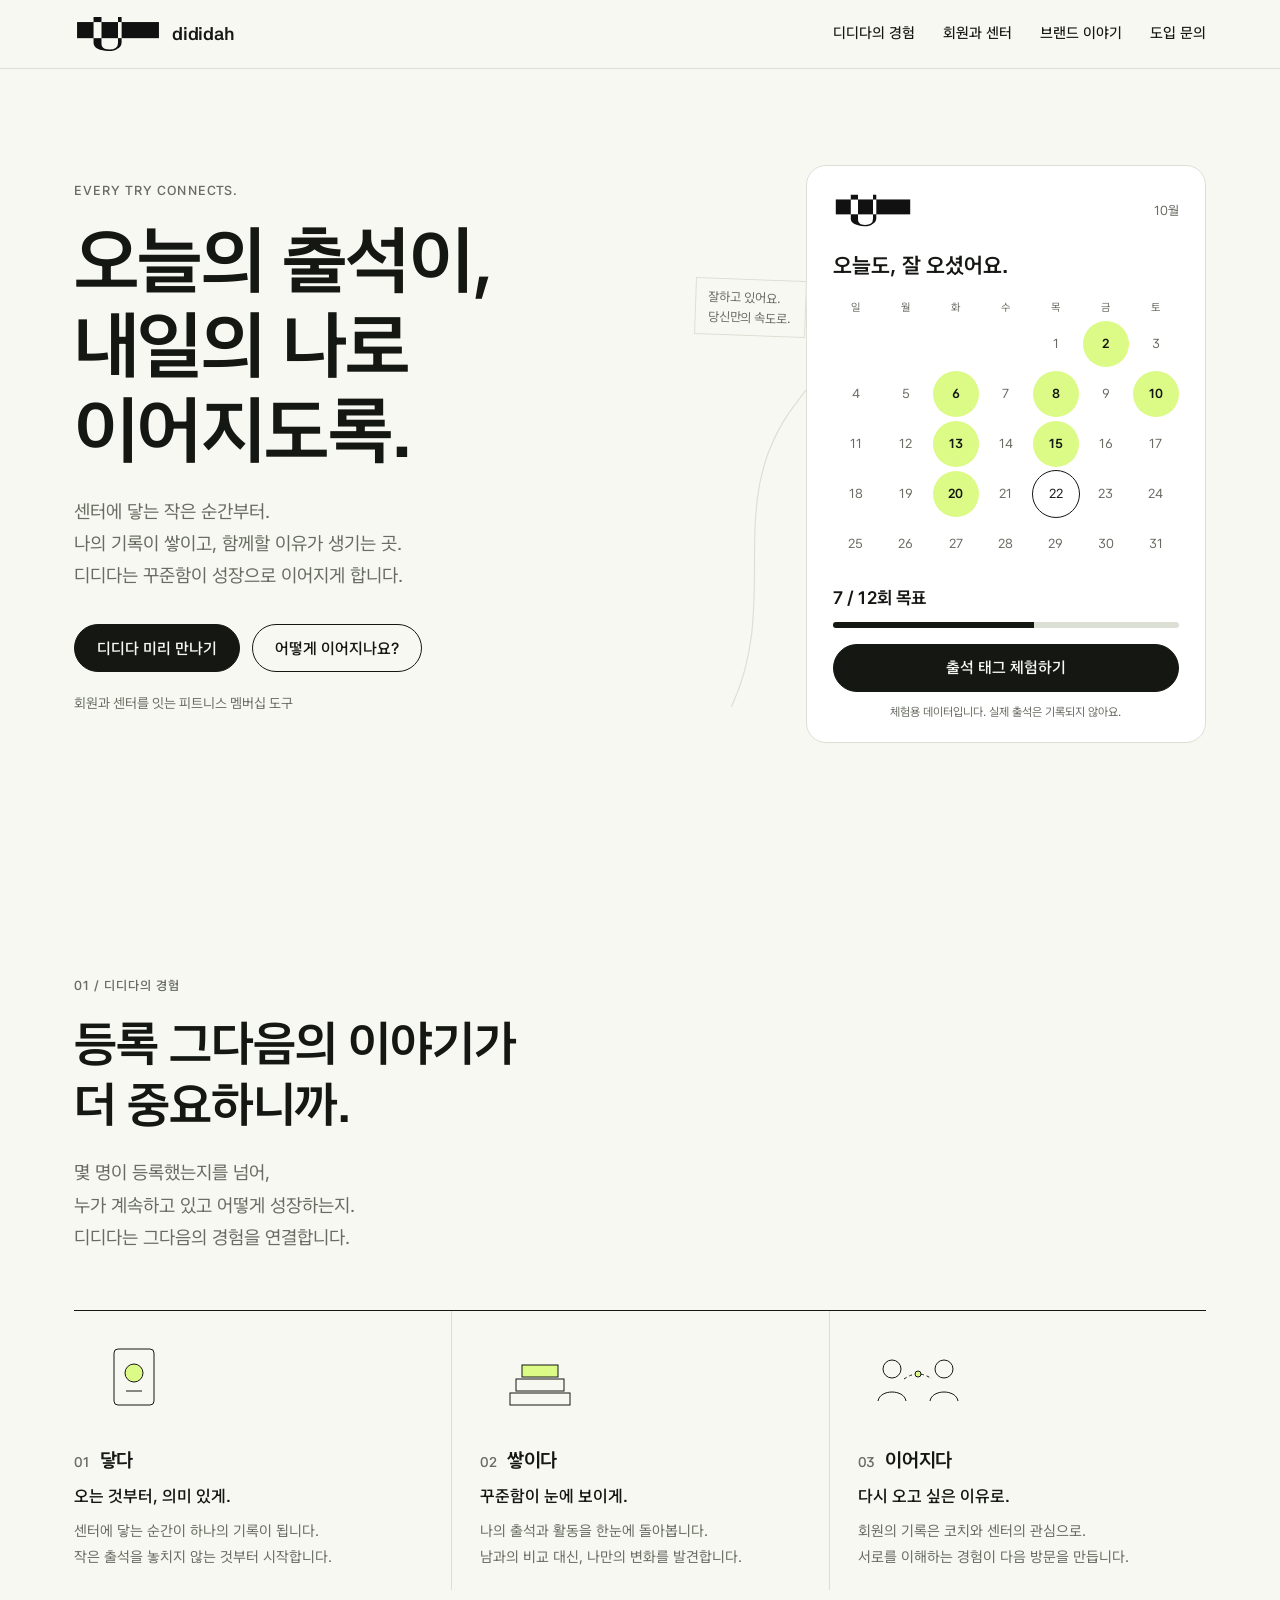
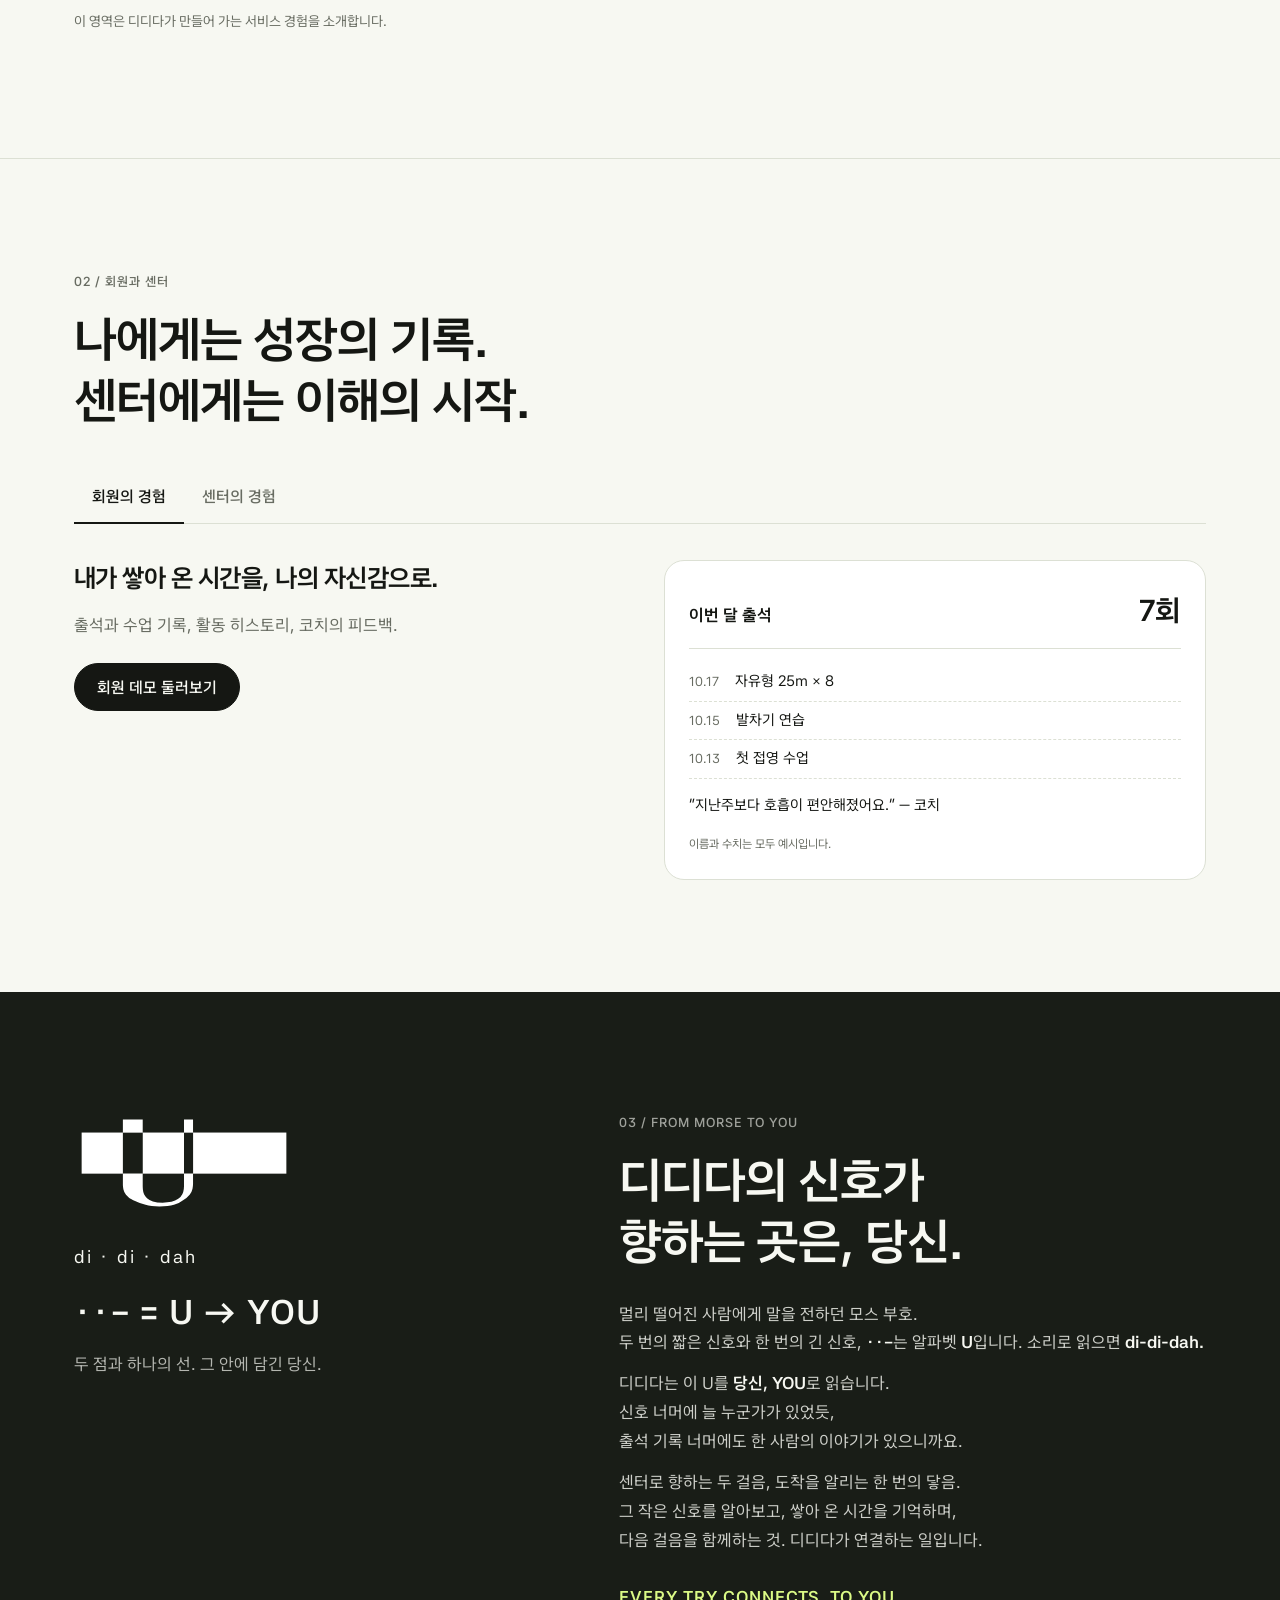
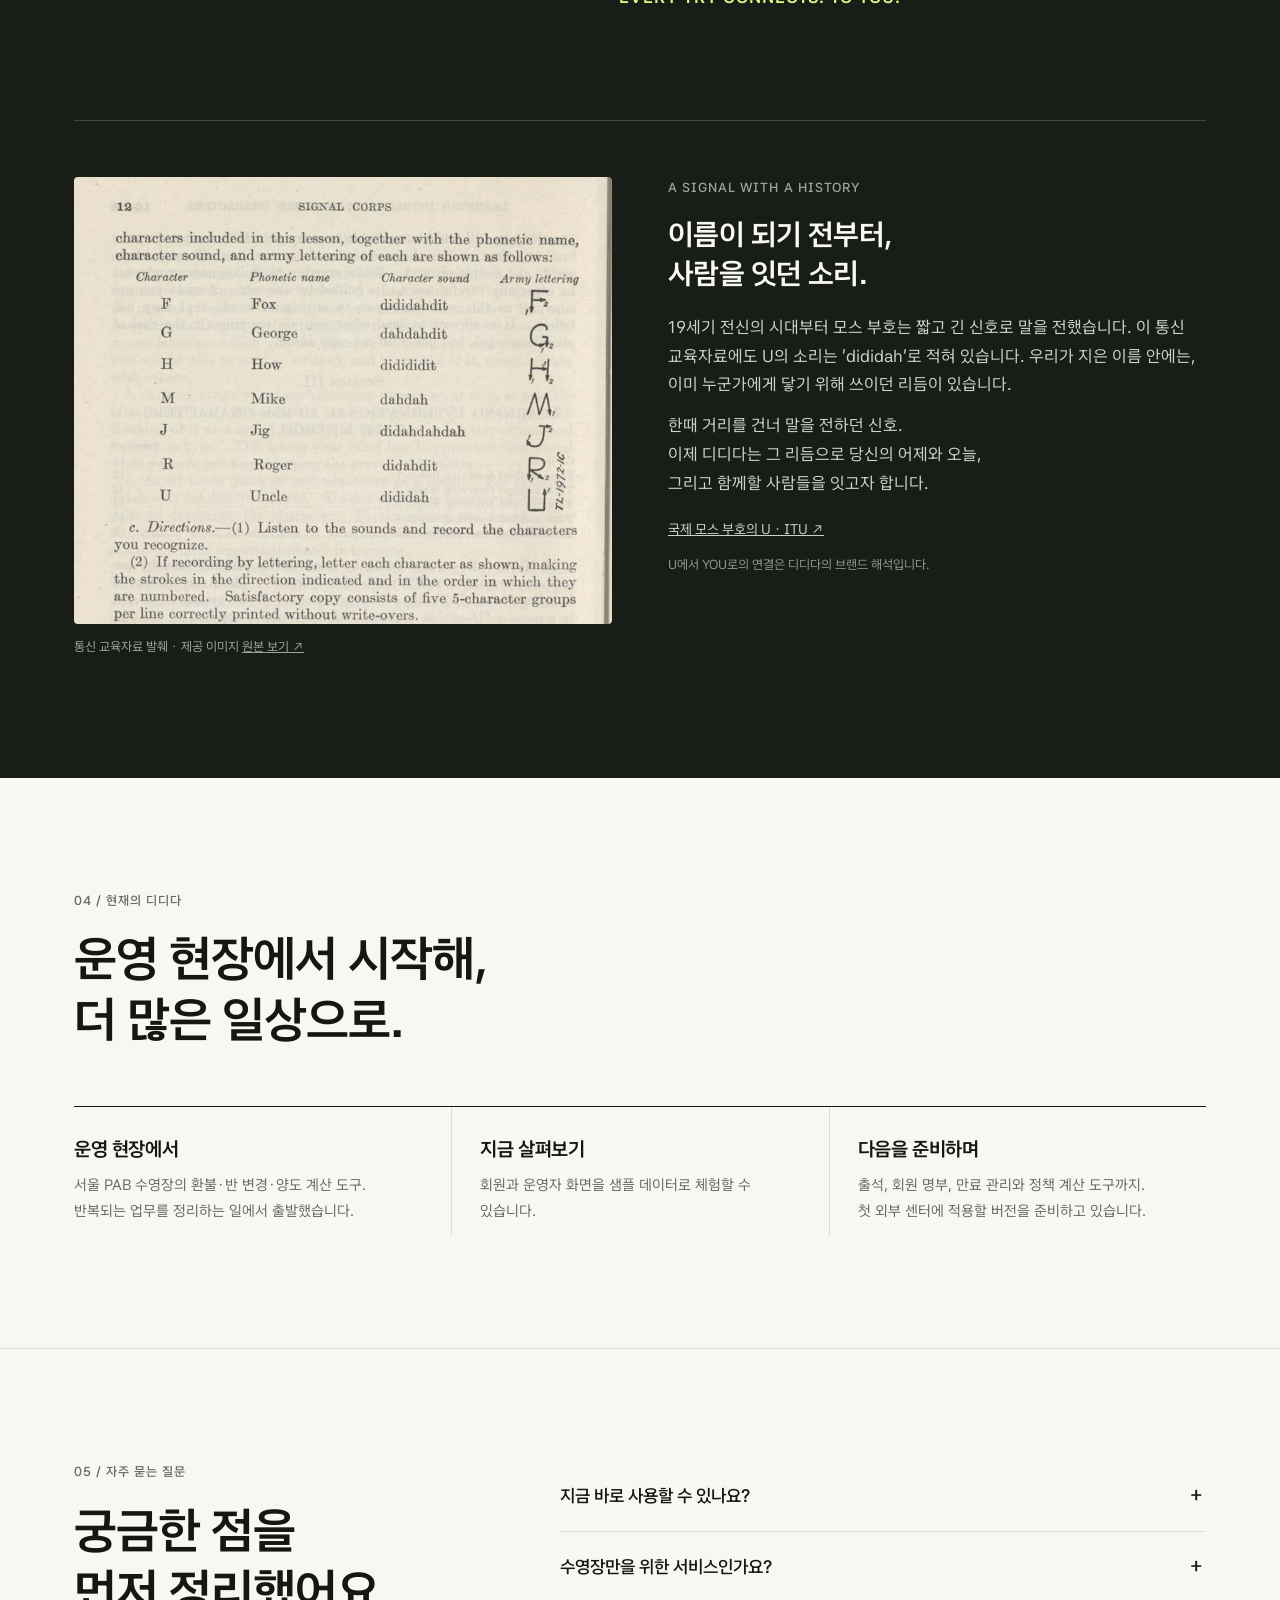
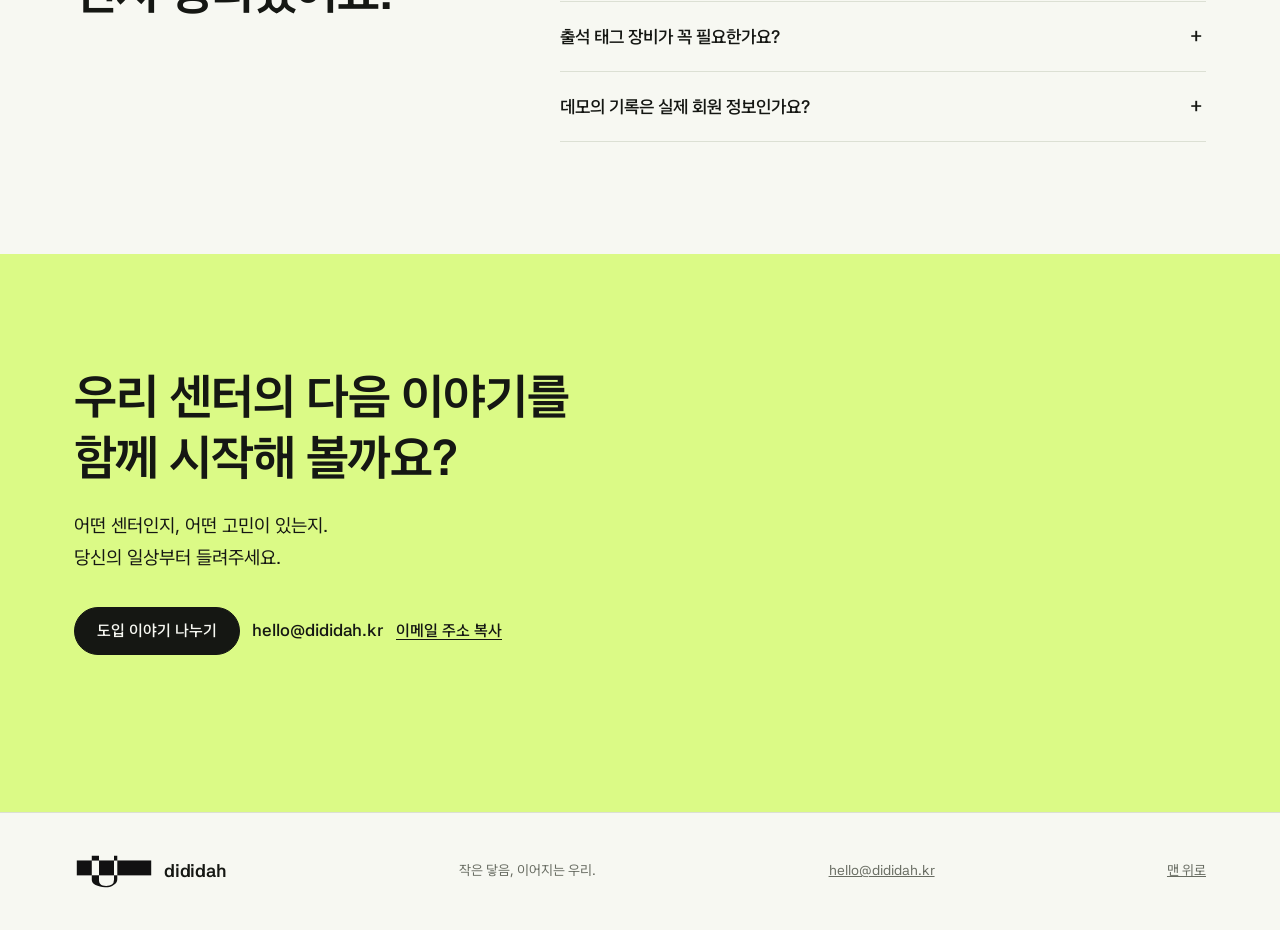
<file: index.html>
<!doctype html>
<html lang="ko">
<head>
  <meta charset="utf-8">
  <meta name="viewport" content="width=device-width, initial-scale=1">
  <title>디디다 dididah — 오늘의 출석이, 내일의 나로 이어지도록.</title>
  <meta name="description" content="회원과 센터를 잇는 피트니스 멤버십 도구, 디디다. 출석과 작은 성취가 기록으로 쌓이고 다음 방문으로 이어지도록.">
  <link rel="preconnect" href="https://fonts.googleapis.com">
  <link rel="preconnect" href="https://fonts.gstatic.com" crossorigin>
  <link rel="stylesheet" href="https://fonts.googleapis.com/css2?family=42dot+Sans:wght@400;500;600;700;800&display=swap">
  <link rel="stylesheet" href="styles.css">
  <link rel="icon" href="assets/logo-app-black.svg" type="image/svg+xml">
</head>
<body>
  <a class="skip" href="#main">본문으로 건너뛰기</a>

  <header class="site-header">
    <div class="wrap header-row">
      <a class="brand" href="#top" aria-label="디디다 처음으로">
        <img src="assets/DIDIDAH_WEB_BLACK.svg" alt="" width="88" height="36">
        <span>dididah</span>
      </a>
      <button class="menu-toggle" type="button" aria-expanded="false" aria-controls="main-nav">메뉴</button>
      <nav id="main-nav" class="main-nav" aria-label="주 메뉴">
        <a href="#experience">디디다의 경험</a>
        <a href="#members">회원과 센터</a>
        <a href="#story">브랜드 이야기</a>
        <a href="#contact">도입 문의</a>
      </nav>
    </div>
  </header>

  <main id="main">
    <!-- 첫 화면 -->
    <section id="top" class="hero">
      <div class="wrap hero-grid">
        <div class="hero-copy reveal">
          <p class="eyebrow">EVERY TRY CONNECTS.</p>
          <h1>오늘의 출석이,<br>내일의 나로<br>이어지도록.</h1>
          <p class="lead">센터에 닿는 작은 순간부터.<br>나의 기록이 쌓이고, 함께할 이유가 생기는 곳.<br>디디다는 꾸준함이 성장으로 이어지게 합니다.</p>
          <div class="actions">
            <a class="btn btn-primary" href="#members">디디다 미리 만나기</a>
            <a class="btn btn-ghost" href="#experience">어떻게 이어지나요?</a>
          </div>
          <p class="note">회원과 센터를 잇는 피트니스 멤버십 도구</p>
        </div>

        <div class="hero-visual reveal">
          <svg class="hero-curve" viewBox="0 0 400 520" aria-hidden="true" focusable="false">
            <path d="M18 470 C 60 380, 10 300, 70 220 S 200 60, 380 30" fill="none" stroke="currentColor" stroke-width="1"/>
          </svg>
          <p class="memo" aria-hidden="true">잘하고 있어요. 당신만의 속도로.</p>

          <article class="attend-card" aria-label="출석 기록 화면 예시">
            <div class="card-top">
              <img src="assets/DIDIDAH_WEB_BLACK.svg" alt="디디다" width="80" height="33">
              <span class="card-month">10월</span>
            </div>
            <p class="card-greet">오늘도, 잘 오셨어요.</p>
            <ol class="cal" aria-label="10월 출석 달력 (예시)">
              <li class="dow">일</li><li class="dow">월</li><li class="dow">화</li><li class="dow">수</li><li class="dow">목</li><li class="dow">금</li><li class="dow">토</li>
              <li class="blank"></li><li class="blank"></li><li class="blank"></li><li class="blank"></li>
              <li>1</li><li class="on">2</li><li>3</li>
              <li>4</li><li>5</li><li class="on">6</li><li>7</li><li class="on">8</li><li>9</li><li class="on">10</li>
              <li>11</li><li>12</li><li class="on">13</li><li>14</li><li class="on">15</li><li>16</li><li>17</li>
              <li>18</li><li>19</li><li class="on">20</li><li>21</li><li data-today>22</li><li>23</li><li>24</li>
              <li>25</li><li>26</li><li>27</li><li>28</li><li>29</li><li>30</li><li>31</li>
            </ol>
            <div class="card-count">
              <span data-testid="attendance-count" aria-live="polite">7 / 12회 목표</span>
              <span class="bar" aria-hidden="true"><span class="fill" style="--p: 58%"></span></span>
            </div>
            <p class="card-msg" data-testid="attendance-message" role="status" hidden></p>
            <div class="card-actions">
              <button class="btn btn-primary btn-block" type="button" data-attend>출석 태그 체험하기</button>
              <button class="btn btn-text" type="button" data-attend-reset hidden>다시 체험하기</button>
            </div>
            <p class="card-notice">체험용 데이터입니다. 실제 출석은 기록되지 않아요.</p>
          </article>
        </div>
      </div>
    </section>

    <!-- 서비스 경험 -->
    <section id="experience" class="section">
      <div class="wrap">
        <p class="eyebrow">01 / 디디다의 경험</p>
        <h2>등록 그다음의 이야기가<br>더 중요하니까.</h2>
        <p class="lead">몇 명이 등록했는지를 넘어,<br>누가 계속하고 있고 어떻게 성장하는지.<br>디디다는 그다음의 경험을 연결합니다.</p>
        <ol class="steps">
          <li data-step class="reveal">
            <svg viewBox="0 0 120 80" aria-hidden="true" focusable="false"><rect x="40" y="10" width="40" height="56" rx="4" fill="none" stroke="currentColor"/><circle cx="60" cy="34" r="9" fill="var(--lime)" stroke="currentColor"/><path d="M52 52h16" stroke="currentColor"/></svg>
            <h3><span class="num">01</span> 닿다</h3>
            <p class="step-lead">오는 것부터, 의미 있게.</p>
            <p>센터에 닿는 순간이 하나의 기록이 됩니다.<br>작은 출석을 놓치지 않는 것부터 시작합니다.</p>
          </li>
          <li data-step class="reveal">
            <svg viewBox="0 0 120 80" aria-hidden="true" focusable="false"><g fill="none" stroke="currentColor"><rect x="30" y="54" width="60" height="12"/><rect x="36" y="40" width="48" height="12"/><rect x="42" y="26" width="36" height="12" fill="var(--lime)"/></g></svg>
            <h3><span class="num">02</span> 쌓이다</h3>
            <p class="step-lead">꾸준함이 눈에 보이게.</p>
            <p>나의 출석과 활동을 한눈에 돌아봅니다.<br>남과의 비교 대신, 나만의 변화를 발견합니다.</p>
          </li>
          <li data-step class="reveal">
            <svg viewBox="0 0 120 80" aria-hidden="true" focusable="false"><g fill="none" stroke="currentColor"><circle cx="34" cy="30" r="9"/><path d="M20 62c2-12 26-12 28 0"/><circle cx="86" cy="30" r="9"/><path d="M72 62c2-12 26-12 28 0"/><path d="M46 40 Q60 30 74 40" stroke-dasharray="3 3"/></g><circle cx="60" cy="35" r="3" fill="var(--lime)" stroke="currentColor"/></svg>
            <h3><span class="num">03</span> 이어지다</h3>
            <p class="step-lead">다시 오고 싶은 이유로.</p>
            <p>회원의 기록은 코치와 센터의 관심으로.<br>서로를 이해하는 경험이 다음 방문을 만듭니다.</p>
          </li>
        </ol>
        <p class="note">이 영역은 디디다가 만들어 가는 서비스 경험을 소개합니다.</p>
      </div>
    </section>

    <!-- 회원과 센터 -->
    <section id="members" class="section section-line">
      <div class="wrap">
        <p class="eyebrow">02 / 회원과 센터</p>
        <h2>나에게는 성장의 기록.<br>센터에게는 이해의 시작.</h2>
        <div class="tabs" role="tablist" aria-label="경험 선택">
          <button class="tab" role="tab" id="tab-member" aria-controls="panel-member" aria-selected="true">회원의 경험</button>
          <button class="tab" role="tab" id="tab-center" aria-controls="panel-center" aria-selected="false" tabindex="-1">센터의 경험</button>
        </div>

        <div class="panel" role="tabpanel" id="panel-member" aria-labelledby="tab-member">
          <div class="panel-grid">
            <div>
              <h3>내가 쌓아 온 시간을, 나의 자신감으로.</h3>
              <p>출석과 수업 기록, 활동 히스토리, 코치의 피드백.</p>
              <a class="btn btn-primary" href="https://dididah.kr/demo/member.html">회원 데모 둘러보기</a>
            </div>
            <figure class="mock" aria-label="회원 화면 예시">
              <div class="mock-row"><strong>이번 달 출석</strong><span class="big">7회</span></div>
              <ol class="timeline">
                <li><span>10.17</span> 자유형 25m × 8</li>
                <li><span>10.15</span> 발차기 연습</li>
                <li><span>10.13</span> 첫 접영 수업</li>
              </ol>
              <p class="cheer">“지난주보다 호흡이 편안해졌어요.” — 코치</p>
              <figcaption>이름과 수치는 모두 예시입니다.</figcaption>
            </figure>
          </div>
        </div>

        <div class="panel" role="tabpanel" id="panel-center" aria-labelledby="tab-center">
          <div class="panel-grid">
            <div>
              <h3>숫자 뒤에 있는 한 사람을 발견하세요.</h3>
              <p>출석 흐름, 만료 예정, 관심이 필요한 회원, 운영 도구.</p>
              <a class="btn btn-primary" href="https://dididah.kr/demo/operator.html">운영자 데모 둘러보기</a>
            </div>
            <figure class="mock" aria-label="센터 화면 예시">
              <div class="mock-stats">
                <div><span>이번 주 출석</span><strong>128</strong></div>
                <div><span>만료 예정</span><strong>9</strong></div>
                <div><span>관심 필요</span><strong>4</strong></div>
              </div>
              <ul class="member-list">
                <li><span>김하늘</span><span>2주째 결석</span></li>
                <li><span>이바다</span><span>이번 달 만료</span></li>
                <li><span>박노을</span><span>출석 3회 연속</span></li>
              </ul>
              <figcaption>이름과 수치는 모두 예시입니다.</figcaption>
            </figure>
          </div>
        </div>
      </div>
    </section>

    <!-- 브랜드 이야기 -->
    <section id="story" class="story">
      <div class="wrap">
        <div class="story-grid">
          <div class="story-mark reveal">
            <img src="assets/DIDIDAH_WEB_WHITE.svg" alt="디디다 로고" width="220" height="90">
            <p class="sound">di · di · dah</p>
            <p class="equation" data-testid="morse-equation"><span>··−</span> = <span>U</span> → <span>YOU</span></p>
            <p class="story-sub">두 점과 하나의 선. 그 안에 담긴 당신.</p>
          </div>
          <div class="story-copy reveal">
            <p class="eyebrow">03 / FROM MORSE TO YOU</p>
            <h2>디디다의 신호가<br>향하는 곳은, 당신.</h2>
            <p>멀리 떨어진 사람에게 말을 전하던 모스 부호.<br>두 번의 짧은 신호와 한 번의 긴 신호, <b>··−</b>는 알파벳 <b>U</b>입니다. 소리로 읽으면 <b>di-di-dah.</b></p>
            <p>디디다는 이 U를 <b>당신, YOU</b>로 읽습니다.<br>신호 너머에 늘 누군가가 있었듯,<br>출석 기록 너머에도 한 사람의 이야기가 있으니까요.</p>
            <p>센터로 향하는 두 걸음, 도착을 알리는 한 번의 닿음.<br>그 작은 신호를 알아보고, 쌓아 온 시간을 기억하며,<br>다음 걸음을 함께하는 것. 디디다가 연결하는 일입니다.</p>
            <p class="closing">EVERY TRY CONNECTS. TO YOU.</p>
          </div>
        </div>

        <div class="archive">
          <figure class="archive-figure reveal">
            <a class="zoom" href="assets/morse-u-archive.png" data-zoom aria-label="통신 교육자료 이미지 크게 보기">
              <img src="assets/morse-u-archive.png" alt="통신 교육자료 발췌. 문자 U의 소리가 dididah로 적혀 있다." width="1000" height="770" loading="lazy">
            </a>
            <figcaption>통신 교육자료 발췌 · 제공 이미지 <a href="assets/morse-u-archive.png" target="_blank" rel="noopener">원본 보기 ↗</a></figcaption>
          </figure>
          <div class="archive-copy reveal">
            <p class="eyebrow">A SIGNAL WITH A HISTORY</p>
            <h3>이름이 되기 전부터,<br>사람을 잇던 소리.</h3>
            <p>19세기 전신의 시대부터 모스 부호는 짧고 긴 신호로 말을 전했습니다. 이 통신 교육자료에도 U의 소리는 ‘dididah’로 적혀 있습니다. 우리가 지은 이름 안에는, 이미 누군가에게 닿기 위해 쓰이던 리듬이 있습니다.</p>
            <p>한때 거리를 건너 말을 전하던 신호.<br>이제 디디다는 그 리듬으로 당신의 어제와 오늘,<br>그리고 함께할 사람들을 잇고자 합니다.</p>
            <p class="source"><a href="https://www.itu.int/dms_pubrec/itu-r/rec/m/R-REC-M.1677-1-200910-I!!PDF-E.pdf" target="_blank" rel="noopener">국제 모스 부호의 U · ITU ↗</a></p>
            <p class="source-note">U에서 YOU로의 연결은 디디다의 브랜드 해석입니다.</p>
          </div>
        </div>
      </div>
    </section>

    <!-- 현재의 디디다 -->
    <section id="now" class="section">
      <div class="wrap">
        <p class="eyebrow">04 / 현재의 디디다</p>
        <h2>운영 현장에서 시작해,<br>더 많은 일상으로.</h2>
        <ol class="stages">
          <li class="reveal"><h3>운영 현장에서</h3><p>서울 PAB 수영장의 환불·반 변경·양도 계산 도구.<br>반복되는 업무를 정리하는 일에서 출발했습니다.</p></li>
          <li class="reveal"><h3>지금 살펴보기</h3><p>회원과 운영자 화면을 샘플 데이터로 체험할 수 있습니다.</p></li>
          <li class="reveal"><h3>다음을 준비하며</h3><p>출석, 회원 명부, 만료 관리와 정책 계산 도구까지.<br>첫 외부 센터에 적용할 버전을 준비하고 있습니다.</p></li>
        </ol>
      </div>
    </section>

    <!-- 자주 묻는 질문 -->
    <section id="faq" class="section section-line">
      <div class="wrap faq-grid">
        <div>
          <p class="eyebrow">05 / 자주 묻는 질문</p>
          <h2>궁금한 점을<br>먼저 정리했어요.</h2>
        </div>
        <div class="faq">
          <div class="faq-item">
            <h3><button type="button" aria-expanded="true" aria-controls="faq-1">지금 바로 사용할 수 있나요?</button></h3>
            <div id="faq-1" class="faq-a"><p>현재 데모를 제공하고 외부 센터 적용 버전을 준비 중입니다. 도입 범위와 일정은 문의를 통해 안내합니다.</p></div>
          </div>
          <div class="faq-item">
            <h3><button type="button" aria-expanded="true" aria-controls="faq-2">수영장만을 위한 서비스인가요?</button></h3>
            <div id="faq-2" class="faq-a"><p>수영장에서 출발했지만, 꾸준한 참여와 성장을 중요하게 생각하는 피트니스 센터를 위한 도구를 지향합니다.</p></div>
          </div>
          <div class="faq-item">
            <h3><button type="button" aria-expanded="true" aria-controls="faq-3">출석 태그 장비가 꼭 필요한가요?</button></h3>
            <div id="faq-3" class="faq-a"><p>실제 출석 방식과 장비 연동은 센터의 운영 환경을 확인한 뒤 협의합니다.</p></div>
          </div>
          <div class="faq-item">
            <h3><button type="button" aria-expanded="true" aria-controls="faq-4">데모의 기록은 실제 회원 정보인가요?</button></h3>
            <div id="faq-4" class="faq-a"><p>이해를 돕기 위한 예시이며 홈페이지 체험은 실제 출석을 저장하지 않습니다.</p></div>
          </div>
        </div>
      </div>
    </section>

    <!-- 도입 문의 -->
    <section id="contact" class="contact">
      <div class="wrap">
        <h2>우리 센터의 다음 이야기를<br>함께 시작해 볼까요?</h2>
        <p class="lead">어떤 센터인지, 어떤 고민이 있는지.<br>당신의 일상부터 들려주세요.</p>
        <div class="actions">
          <a class="btn btn-primary" href="mailto:hello@dididah.kr">도입 이야기 나누기</a>
          <span class="mail"><span class="mail-addr">hello@dididah.kr</span><button class="btn btn-text" type="button" data-copy-email hidden>이메일 주소 복사</button></span>
        </div>
        <p class="copy-msg" role="status" data-copy-msg></p>
      </div>
    </section>
  </main>

  <footer class="site-footer">
    <div class="wrap footer-row">
      <div class="brand">
        <img src="assets/DIDIDAH_WEB_BLACK.svg" alt="" width="80" height="33">
        <span>dididah</span>
      </div>
      <p>작은 닿음, 이어지는 우리.</p>
      <p><a href="mailto:hello@dididah.kr">hello@dididah.kr</a></p>
      <p><a href="#top">맨 위로</a></p>
    </div>
  </footer>

  <dialog class="zoom-dialog" aria-label="통신 교육자료 크게 보기">
    <img src="assets/morse-u-archive.png" alt="통신 교육자료 발췌. 문자 U의 소리가 dididah로 적혀 있다.">
    <button class="btn btn-ghost" type="button" data-zoom-close>닫기</button>
  </dialog>

  <script src="script.js" defer></script>
</body>
</html>
</file>
<file: styles.css>
/* 디디다 홈페이지 — 색은 아래 6개 변수만 쓴다 (기획서 2. 디자인 방향) */
:root {
  --bg: #F7F8F2;
  --ink: #151713;
  --sub: #686C62;
  --line: #DCE0D4;
  --lime: #DBFA86;
  --night: #191D17;

  --font: "42dot Sans", "Apple SD Gothic Neo", "Noto Sans KR", "Malgun Gothic", system-ui, sans-serif;
  --wrap: 1180px;
  --gutter: 24px;
}

* { box-sizing: border-box; }
[hidden] { display: none !important; }
html { scroll-behavior: smooth; -webkit-text-size-adjust: 100%; }
body { margin: 0; background: var(--bg); color: var(--ink); font-family: var(--font); font-size: 17px; line-height: 1.7; word-break: keep-all; overflow-wrap: break-word; -webkit-font-smoothing: antialiased; }
img { max-width: 100%; height: auto; display: block; }
a { color: inherit; }
h1, h2, h3 { word-break: keep-all; margin: 0; font-weight: 700; letter-spacing: -0.02em; }
h1 { font-size: clamp(40px, 6.4vw, 76px); line-height: 1.12; }
h2 { font-size: clamp(30px, 4.2vw, 50px); line-height: 1.22; }
h3 { font-size: 20px; line-height: 1.4; }
p { margin: 0 0 12px; }
:focus-visible { outline: 2px solid var(--ink); outline-offset: 3px; }
.story :focus-visible { outline-color: var(--bg); }

.wrap { max-width: var(--wrap); margin: 0 auto; padding: 0 var(--gutter); }
.skip { position: absolute; left: -999px; top: 8px; background: var(--ink); color: var(--bg); padding: 8px 12px; z-index: 50; }
.skip:focus { left: 8px; }
.eyebrow { font-size: 13px; font-weight: 600; letter-spacing: 0.08em; color: var(--sub); margin-bottom: 16px; }
.lead { font-size: 19px; color: var(--sub); margin-top: 22px; }
.note { font-size: 14px; color: var(--sub); margin-top: 20px; }

/* 버튼 */
.btn { display: inline-flex; align-items: center; justify-content: center; min-height: 48px; padding: 0 22px; border: 1px solid var(--ink); border-radius: 999px; font: inherit; font-size: 16px; font-weight: 600; text-decoration: none; cursor: pointer; background: transparent; color: var(--ink); }
.btn-primary { background: var(--ink); color: var(--bg); }
.btn-primary:hover { background: #000; }
.btn-ghost:hover { background: var(--ink); color: var(--bg); }
.btn-text { border-color: transparent; padding: 0 8px; min-height: 40px; text-decoration: underline; text-underline-offset: 3px; }
.btn-block { width: 100%; }
.actions { display: flex; flex-wrap: wrap; gap: 12px; margin-top: 32px; align-items: center; }

/* 머리 */
.site-header { position: sticky; top: 0; z-index: 20; background: rgba(247, 248, 242, 0.94); border-bottom: 1px solid var(--line); backdrop-filter: none; }
.header-row { display: flex; align-items: center; justify-content: space-between; height: 68px; }
.brand { display: inline-flex; align-items: center; gap: 10px; text-decoration: none; font-weight: 700; font-size: 18px; letter-spacing: -0.01em; }
.brand img { width: 88px; }
.main-nav { display: flex; gap: 28px; }
.main-nav a { text-decoration: none; font-size: 15px; font-weight: 500; padding: 6px 0; }
.main-nav a:hover { text-decoration: underline; text-underline-offset: 6px; }
.menu-toggle { display: none; }

/* 첫 화면 */
.hero { padding: 72px 0 96px; }
.hero-grid { display: grid; grid-template-columns: 1.05fr 0.95fr; gap: 56px; align-items: center; }
.hero-visual { position: relative; padding: 24px 0 24px 40px; }
.hero-curve { position: absolute; inset: 0 auto auto 0; width: 100%; height: 100%; color: var(--line); pointer-events: none; }
.memo { position: absolute; left: 0; top: 22%; z-index: 2; font-size: 13px; line-height: 1.5; color: var(--sub); background: var(--bg); border: 1px solid var(--line); padding: 8px 12px; transform: rotate(2deg); pointer-events: none; max-width: 8.5em; }

.attend-card { position: relative; z-index: 1; max-width: 400px; margin-left: auto; background: #fff; border: 1px solid var(--line); border-radius: 20px; padding: 26px 26px 20px; }
.card-top { display: flex; justify-content: space-between; align-items: center; }
.card-top img { width: 80px; }
.card-month { font-size: 13px; color: var(--sub); }
.card-greet { font-size: 22px; font-weight: 700; margin: 18px 0 14px; }
.cal { list-style: none; margin: 0; padding: 0; display: grid; grid-template-columns: repeat(7, 1fr); gap: 4px; text-align: center; font-size: 13px; }
.cal li { aspect-ratio: 1; display: grid; place-items: center; border-radius: 50%; color: var(--sub); }
.cal .dow { aspect-ratio: auto; font-size: 11px; }
.cal .on { background: var(--lime); color: var(--ink); font-weight: 700; }
.cal [data-today] { outline: 1px solid var(--ink); color: var(--ink); }
.card-count { margin-top: 16px; display: flex; flex-direction: column; gap: 8px; font-weight: 700; font-size: 18px; }
.bar { height: 6px; background: var(--line); border-radius: 999px; overflow: hidden; }
.fill { display: block; height: 100%; width: var(--p); background: var(--ink); transition: width 0.4s ease; }
.card-msg { margin: 10px 0 0; font-size: 15px; font-weight: 600; }
.card-msg::before { content: ""; display: inline-block; width: 8px; height: 8px; border-radius: 50%; background: var(--lime); border: 1px solid var(--ink); margin-right: 8px; vertical-align: 1px; }
.card-actions { margin-top: 16px; display: flex; flex-direction: column; align-items: center; gap: 4px; }
.card-notice { margin: 10px 0 0; font-size: 12px; color: var(--sub); text-align: center; }

/* 공통 섹션 */
.section { padding: 112px 0; }
.section-line { border-top: 1px solid var(--line); }

.steps { list-style: none; margin: 56px 0 0; padding: 0; display: grid; grid-template-columns: repeat(3, 1fr); border-top: 1px solid var(--ink); }
.steps li { padding: 28px 28px 8px 0; }
.steps li + li { padding-left: 28px; border-left: 1px solid var(--line); }
.steps svg { width: 120px; height: 80px; color: var(--ink); margin-bottom: 18px; }
.steps .num { font-size: 14px; color: var(--sub); margin-right: 6px; font-weight: 600; }
.step-lead { font-weight: 600; margin: 8px 0; }
.steps p:last-child { color: var(--sub); font-size: 15px; }

/* 탭 */
.tabs { display: flex; gap: 0; margin: 40px 0 0; border-bottom: 1px solid var(--line); }
.tab { font: inherit; font-size: 16px; font-weight: 600; background: none; border: 0; border-bottom: 2px solid transparent; padding: 12px 18px; margin-bottom: -1px; cursor: pointer; color: var(--sub); }
.tab[aria-selected="true"] { color: var(--ink); border-bottom-color: var(--ink); }
.panel { padding-top: 36px; }
.js .panel[hidden] { display: none; }
.panel-grid { display: grid; grid-template-columns: 1fr 1fr; gap: 48px; align-items: start; }
.panel h3 { font-size: 26px; margin-bottom: 14px; }
.panel p { color: var(--sub); margin-bottom: 24px; }
.mock { margin: 0; background: #fff; border: 1px solid var(--line); border-radius: 20px; padding: 24px; }
.mock figcaption { font-size: 12px; color: var(--sub); margin-top: 16px; }
.mock-row { display: flex; justify-content: space-between; align-items: baseline; border-bottom: 1px solid var(--line); padding-bottom: 12px; }
.big { font-size: 30px; font-weight: 700; }
.timeline { list-style: none; margin: 14px 0; padding: 0; font-size: 15px; }
.timeline li { padding: 6px 0; border-bottom: 1px dashed var(--line); }
.timeline span { color: var(--sub); margin-right: 12px; font-size: 13px; }
.cheer { font-size: 15px; color: var(--ink) !important; margin: 8px 0 0 !important; }
.mock-stats { display: grid; grid-template-columns: repeat(3, 1fr); gap: 8px; }
.mock-stats div { border: 1px solid var(--line); border-radius: 12px; padding: 10px; }
.mock-stats span { display: block; font-size: 12px; color: var(--sub); }
.mock-stats strong { font-size: 24px; }
.member-list { list-style: none; margin: 14px 0 0; padding: 0; font-size: 15px; }
.member-list li { display: flex; justify-content: space-between; padding: 8px 0; border-bottom: 1px solid var(--line); }
.member-list li span:last-child { color: var(--sub); font-size: 13px; }

/* 브랜드 이야기 */
.story { background: var(--night); color: var(--bg); padding: 120px 0; }
.story .eyebrow { color: rgba(247, 248, 242, 0.6); }
.story-grid { display: grid; grid-template-columns: 0.9fr 1.1fr; gap: 64px; align-items: start; }
.story-mark img { width: 220px; }
.sound { margin-top: 28px; font-size: 18px; letter-spacing: 0.12em; }
.equation { font-size: 34px; font-weight: 700; letter-spacing: 0.04em; margin: 8px 0; }
.story-sub { color: rgba(247, 248, 242, 0.7); }
.story-copy h2 { margin-bottom: 28px; }
.story-copy p { color: rgba(247, 248, 242, 0.82); }
.story-copy b { color: var(--bg); }
.closing { margin-top: 28px; font-weight: 700; color: var(--lime) !important; letter-spacing: 0.06em; }
.archive { display: grid; grid-template-columns: 1fr 1fr; gap: 56px; margin-top: 96px; padding-top: 56px; border-top: 1px solid rgba(247, 248, 242, 0.18); align-items: start; }
.archive-figure { margin: 0; }
.zoom { display: block; cursor: zoom-in; }
.archive-figure img { border-radius: 4px; }
.archive-figure figcaption { font-size: 13px; color: rgba(247, 248, 242, 0.6); margin-top: 12px; }
.archive-copy h3 { font-size: 30px; line-height: 1.3; margin-bottom: 20px; }
.archive-copy p { color: rgba(247, 248, 242, 0.82); }
.source { margin-top: 20px; font-size: 14px; }
.source-note { font-size: 13px; color: rgba(247, 248, 242, 0.55) !important; }

/* 현재 */
.stages { list-style: none; margin: 56px 0 0; padding: 0; display: grid; grid-template-columns: repeat(3, 1fr); gap: 0; border-top: 1px solid var(--ink); }
.stages li { padding: 28px 28px 0 0; }
.stages li + li { padding-left: 28px; border-left: 1px solid var(--line); }
.stages h3 { margin-bottom: 10px; }
.stages p { color: var(--sub); font-size: 15px; }

/* FAQ */
.faq-grid { display: grid; grid-template-columns: 0.8fr 1.2fr; gap: 56px; }
.faq-item { border-bottom: 1px solid var(--line); }
.faq-item h3 { font-size: 18px; }
.faq-item button { width: 100%; text-align: left; font: inherit; font-weight: 600; background: none; border: 0; padding: 22px 36px 22px 0; cursor: pointer; position: relative; color: var(--ink); }
.faq-item button::after { content: "+"; position: absolute; right: 4px; top: 18px; font-size: 22px; font-weight: 400; }
.faq-item button[aria-expanded="true"]::after { content: "−"; }
.faq-a { padding: 0 0 22px; color: var(--sub); }

/* 문의 */
.contact { background: var(--lime); padding: 112px 0; }
.contact .lead { color: var(--ink); }
.mail { display: inline-flex; align-items: center; gap: 4px; font-weight: 600; }
.mail-addr { user-select: all; }
.copy-msg { margin-top: 12px; font-size: 14px; min-height: 1.5em; }

/* 바닥 */
.site-footer { border-top: 1px solid var(--line); padding: 40px 0; font-size: 14px; color: var(--sub); }
.footer-row { display: flex; flex-wrap: wrap; gap: 16px 32px; align-items: center; justify-content: space-between; }
.footer-row p { margin: 0; }
.footer-row .brand { color: var(--ink); }
.footer-row .brand img { width: 80px; }

/* 확대 보기 */
.zoom-dialog { border: 0; padding: 16px; background: var(--night); max-width: min(96vw, 1100px); }
.zoom-dialog::backdrop { background: rgba(21, 23, 19, 0.85); }
.zoom-dialog img { max-height: 80vh; width: auto; margin: 0 auto 12px; }
.zoom-dialog .btn { color: var(--bg); border-color: var(--bg); }

/* 짧은 등장 효과 */
.js .reveal { opacity: 0; transform: translateY(12px); transition: opacity 0.5s ease, transform 0.5s ease; }
.js .reveal.is-in { opacity: 1; transform: none; }
@media (prefers-reduced-motion: reduce) {
  html { scroll-behavior: auto; }
  .js .reveal, .fill { transition-duration: 0s; transform: none; }
}

/* 휴대폰 */
@media (max-width: 860px) {
  body { font-size: 16px; }
  :root { --gutter: 20px; }
  .menu-toggle { display: inline-flex; align-items: center; min-height: 44px; padding: 0 16px; font: inherit; font-weight: 600; background: none; border: 1px solid var(--ink); border-radius: 999px; color: var(--ink); cursor: pointer; }
  .js .main-nav { display: none; position: absolute; top: 68px; left: 0; right: 0; flex-direction: column; gap: 0; background: var(--bg); border-bottom: 1px solid var(--line); padding: 8px var(--gutter) 16px; }
  .js .main-nav.is-open { display: flex; }
  .js .main-nav a { padding: 14px 0; border-bottom: 1px solid var(--line); font-size: 17px; }
  html:not(.js) .main-nav { flex-wrap: wrap; gap: 4px 16px; }
  html:not(.js) .header-row { height: auto; flex-wrap: wrap; padding: 12px var(--gutter); }
  html:not(.js) .menu-toggle { display: none; }
  .hero { padding: 40px 0 72px; }
  .hero-grid, .panel-grid, .story-grid, .archive, .faq-grid { grid-template-columns: 1fr; gap: 40px; }
  .hero-visual { padding: 36px 0 0; }
  .hero-visual { display: flex; flex-direction: column; }
  .memo { position: static; align-self: flex-end; margin: 0 8px 14px 0; }
  .attend-card { margin: 0 auto; }
  .lead { font-size: 17px; }
  .section, .story, .contact { padding: 80px 0; }
  .steps, .stages { grid-template-columns: 1fr; }
  .steps li, .stages li { padding: 24px 0; }
  .steps li + li, .stages li + li { padding-left: 0; border-left: 0; border-top: 1px solid var(--line); }
  .equation { font-size: 28px; }
  .archive { margin-top: 64px; }
}
</file>
